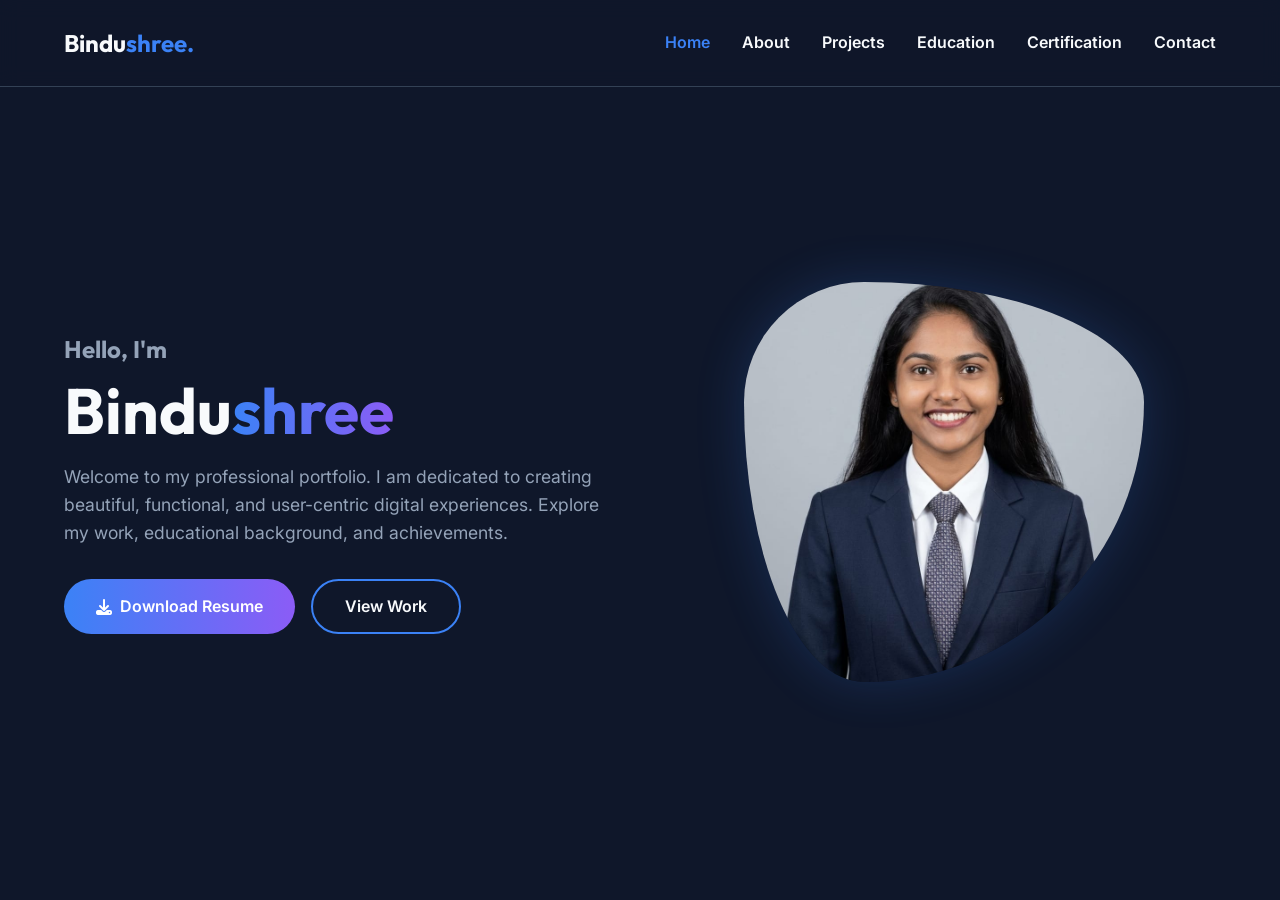
<file: index.html>
<!DOCTYPE html>
<html lang="en">
<head>
    <meta charset="UTF-8">
    <meta name="viewport" content="width=device-width, initial-scale=1.0">
    <title>Bindushree | Professional Portfolio</title>
    <meta name="description" content="Professional portfolio of Bindushree. Discover my projects, education, and certifications.">
    <link rel="stylesheet" href="https://cdnjs.cloudflare.com/ajax/libs/font-awesome/6.4.0/css/all.min.css">
    <link rel="stylesheet" href="css/style.css">
</head>
<body>
    <header>
        <a href="index.html" class="logo">Bindu<span>shree.</span></a>
        <div class="menu-toggle"><i class="fas fa-bars"></i></div>
        <nav class="nav-links">
            <a href="index.html">Home</a>
            <a href="about.html">About</a>
            <a href="projects.html">Projects</a>
            <a href="education.html">Education</a>
            <a href="certification.html">Certification</a>
            <a href="contact.html">Contact</a>
        </nav>
    </header>

    <main>
        <section class="hero fade-in">
            <div class="hero-content">
                <h2>Hello, I'm</h2>
                <h1>Bindu<span>shree</span></h1>
                <p>Welcome to my professional portfolio. I am dedicated to creating beautiful, functional, and user-centric digital experiences. Explore my work, educational background, and achievements.</p>
                <div class="btn-group">
                    <a href="assets/bindushree resume.docx" download class="btn btn-primary"><i class="fas fa-download" style="margin-right: 8px;"></i> Download Resume</a>
                    <a href="projects.html" class="btn btn-secondary">View Work</a>
                </div>
            </div>
            <div class="hero-image">
                <img src="assets/profile-photo.jpeg" alt="Bindushree">
            </div>
        </section>
    </main>

    <script src="js/main.js"></script>
</body>
</html>
</file>
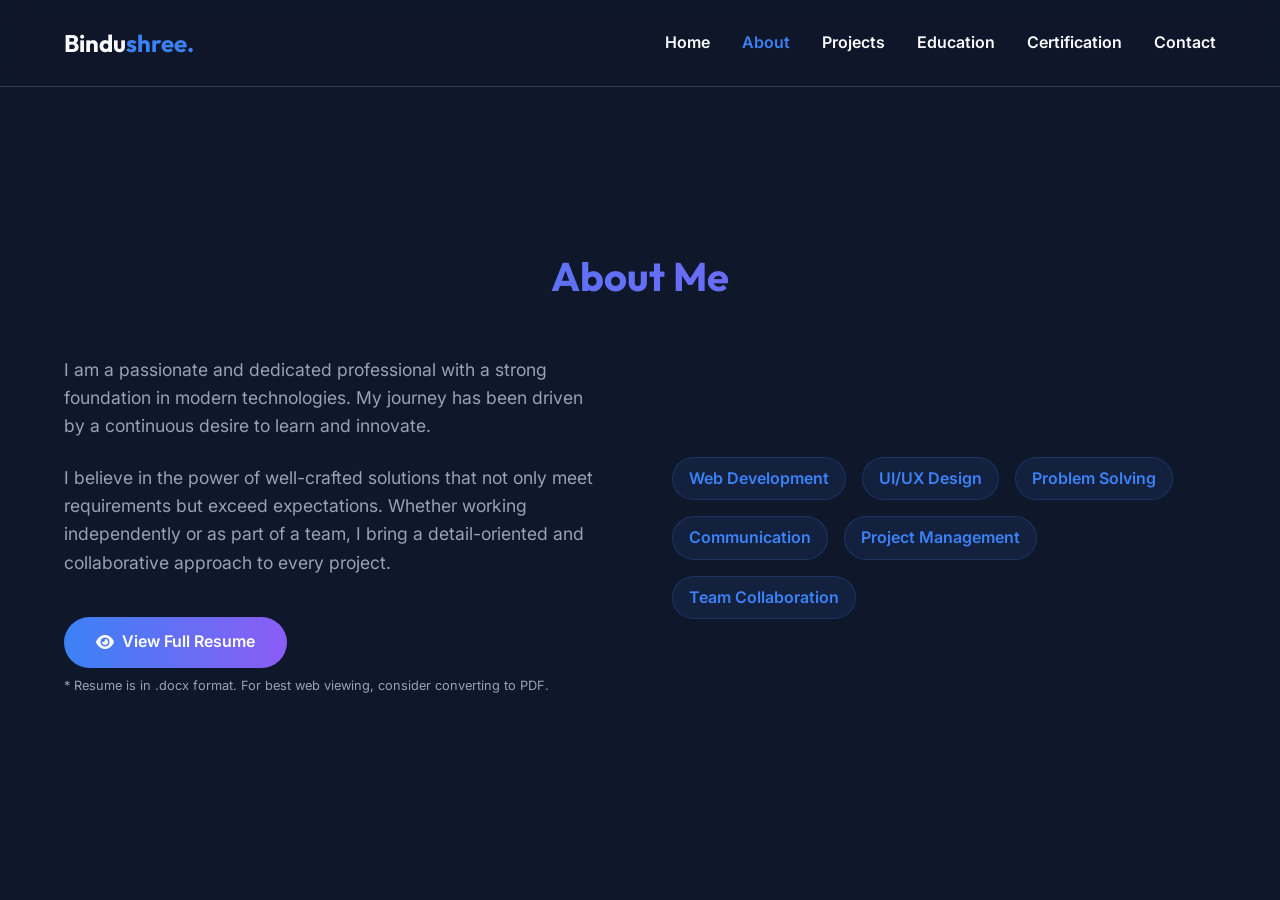
<file: about.html>
<!DOCTYPE html>
<html lang="en">
<head>
    <meta charset="UTF-8">
    <meta name="viewport" content="width=device-width, initial-scale=1.0">
    <title>About Me | Bindushree</title>
    <link rel="stylesheet" href="https://cdnjs.cloudflare.com/ajax/libs/font-awesome/6.4.0/css/all.min.css">
    <link rel="stylesheet" href="css/style.css">
</head>
<body>
    <header>
        <a href="index.html" class="logo">Bindu<span>shree.</span></a>
        <div class="menu-toggle"><i class="fas fa-bars"></i></div>
        <nav class="nav-links">
            <a href="index.html">Home</a>
            <a href="about.html">About</a>
            <a href="projects.html">Projects</a>
            <a href="education.html">Education</a>
            <a href="certification.html">Certification</a>
            <a href="contact.html">Contact</a>
        </nav>
    </header>

    <main>
        <section class="fade-in">
            <h2 class="section-title">About Me</h2>
            <div class="about-content">
                <div class="about-text">
                    <p>I am a passionate and dedicated professional with a strong foundation in modern technologies. My journey has been driven by a continuous desire to learn and innovate.</p>
                    <p>I believe in the power of well-crafted solutions that not only meet requirements but exceed expectations. Whether working independently or as part of a team, I bring a detail-oriented and collaborative approach to every project.</p>
                    
                    <a href="assets/bindushree resume.docx" class="btn btn-primary" style="margin-top: 1rem;"><i class="fas fa-eye" style="margin-right: 8px;"></i> View Full Resume</a>
                    <p style="font-size: 0.8rem; margin-top: 0.5rem; color: var(--text-secondary);">* Resume is in .docx format. For best web viewing, consider converting to PDF.</p>
                </div>
                <div class="skills-container">
                    <div class="skill-tag">Web Development</div>
                    <div class="skill-tag">UI/UX Design</div>
                    <div class="skill-tag">Problem Solving</div>
                    <div class="skill-tag">Communication</div>
                    <div class="skill-tag">Project Management</div>
                    <div class="skill-tag">Team Collaboration</div>
                </div>
            </div>
        </section>
    </main>

    <script src="js/main.js"></script>
</body>
</html>
</file>
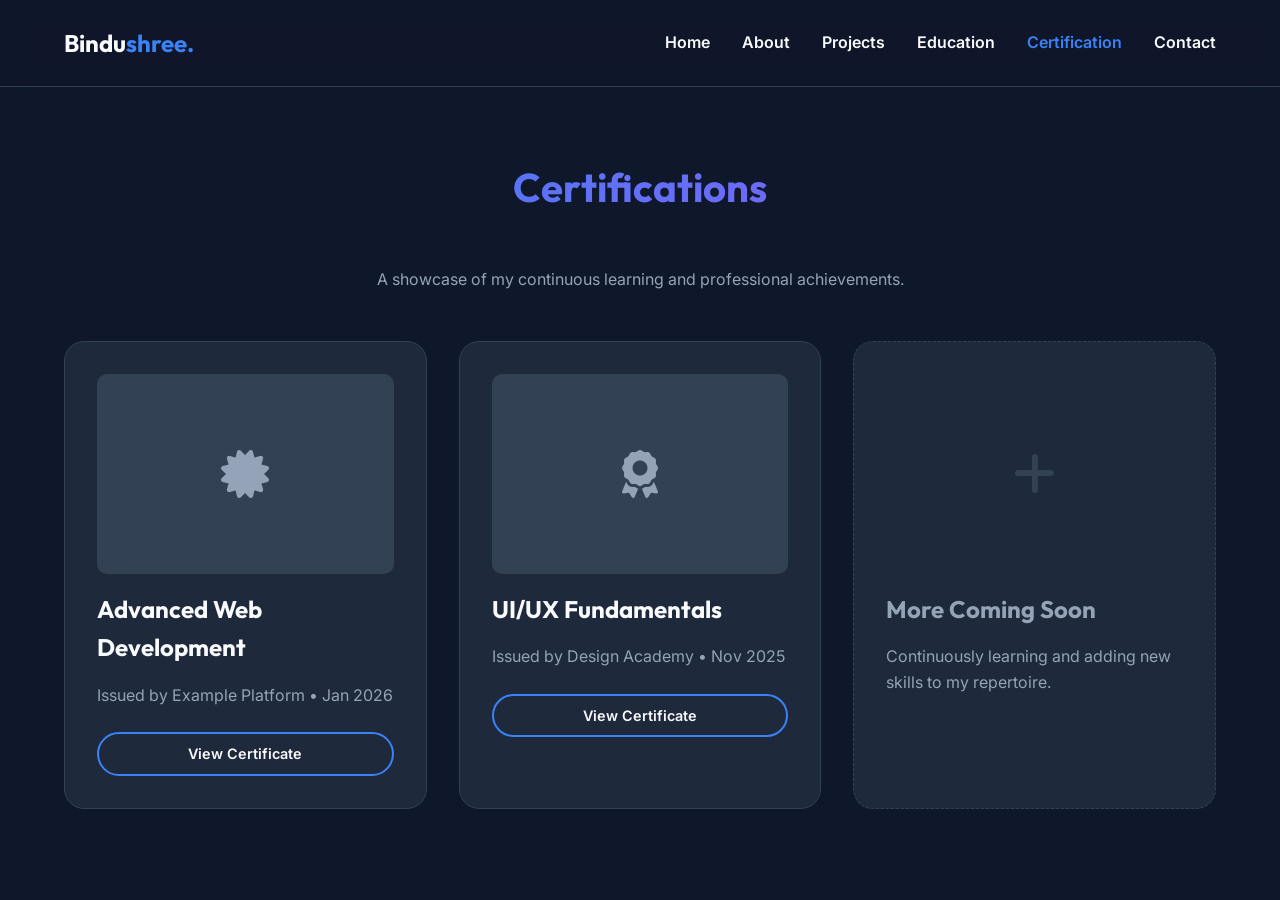
<file: certification.html>
<!DOCTYPE html>
<html lang="en">
<head>
    <meta charset="UTF-8">
    <meta name="viewport" content="width=device-width, initial-scale=1.0">
    <title>Certifications | Bindushree</title>
    <link rel="stylesheet" href="https://cdnjs.cloudflare.com/ajax/libs/font-awesome/6.4.0/css/all.min.css">
    <link rel="stylesheet" href="css/style.css">
</head>
<body>
    <header>
        <a href="index.html" class="logo">Bindu<span>shree.</span></a>
        <div class="menu-toggle"><i class="fas fa-bars"></i></div>
        <nav class="nav-links">
            <a href="index.html">Home</a>
            <a href="about.html">About</a>
            <a href="projects.html">Projects</a>
            <a href="education.html">Education</a>
            <a href="certification.html" class="active">Certification</a>
            <a href="contact.html">Contact</a>
        </nav>
    </header>

    <main>
        <section class="fade-in">
            <h2 class="section-title">Certifications</h2>
            <p style="text-align: center; color: var(--text-secondary); margin-bottom: 3rem;">A showcase of my continuous learning and professional achievements.</p>
            
            <div class="grid-container">
                <!-- Certificate 1 -->
                <div class="card fade-in">
                    <div class="certificate-preview">
                        <i class="fas fa-certificate"></i>
                    </div>
                    <h3>Advanced Web Development</h3>
                    <p>Issued by Example Platform • Jan 2026</p>
                    <a href="#" class="btn btn-secondary" style="padding: 0.5rem 1rem; font-size: 0.9rem; width: 100%; text-align: center;">View Certificate</a>
                </div>

                <!-- Certificate 2 -->
                <div class="card fade-in" style="transition-delay: 0.1s;">
                    <div class="certificate-preview">
                        <i class="fas fa-award"></i>
                    </div>
                    <h3>UI/UX Fundamentals</h3>
                    <p>Issued by Design Academy • Nov 2025</p>
                    <a href="#" class="btn btn-secondary" style="padding: 0.5rem 1rem; font-size: 0.9rem; width: 100%; text-align: center;">View Certificate</a>
                </div>

                <!-- Certificate Placeholder -->
                <div class="card fade-in" style="transition-delay: 0.2s; border-style: dashed;">
                    <div class="certificate-preview" style="background: transparent;">
                        <i class="fas fa-plus" style="color: var(--border-color);"></i>
                    </div>
                    <h3 style="color: var(--text-secondary);">More Coming Soon</h3>
                    <p>Continuously learning and adding new skills to my repertoire.</p>
                </div>
            </div>
        </section>
    </main>

    <script src="js/main.js"></script>
</body>
</html>
</file>
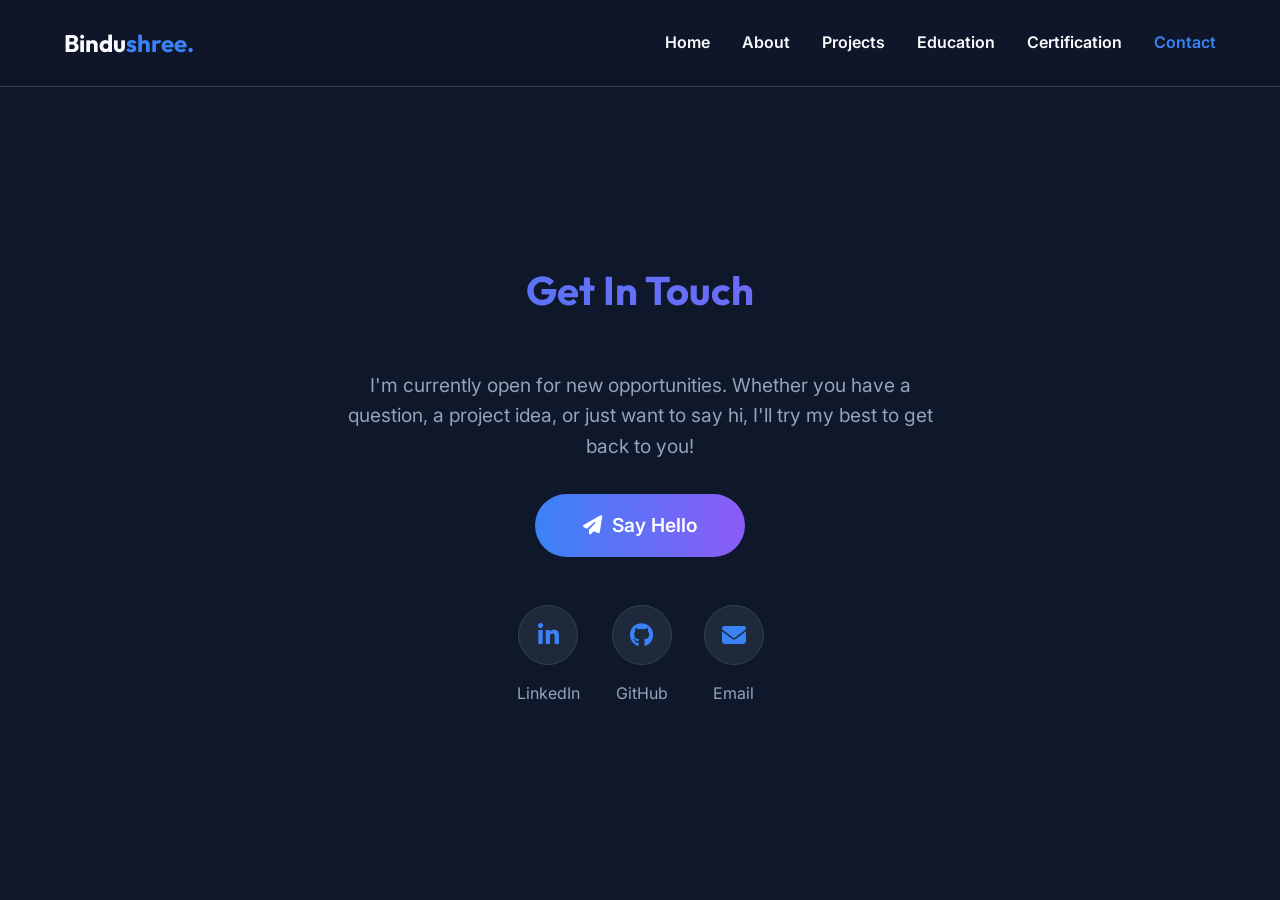
<file: contact.html>
<!DOCTYPE html>
<html lang="en">
<head>
    <meta charset="UTF-8">
    <meta name="viewport" content="width=device-width, initial-scale=1.0">
    <title>Contact | Bindushree</title>
    <link rel="stylesheet" href="https://cdnjs.cloudflare.com/ajax/libs/font-awesome/6.4.0/css/all.min.css">
    <link rel="stylesheet" href="css/style.css">
</head>
<body>
    <header>
        <a href="index.html" class="logo">Bindu<span>shree.</span></a>
        <div class="menu-toggle"><i class="fas fa-bars"></i></div>
        <nav class="nav-links">
            <a href="index.html">Home</a>
            <a href="about.html">About</a>
            <a href="projects.html">Projects</a>
            <a href="education.html">Education</a>
            <a href="certification.html">Certification</a>
            <a href="contact.html" class="active">Contact</a>
        </nav>
    </header>

    <main>
        <section class="fade-in">
            <h2 class="section-title">Get In Touch</h2>
            <div class="contact-container fade-in" style="transition-delay: 0.1s;">
                <p style="font-size: 1.2rem; color: var(--text-secondary); margin-bottom: 2rem;">
                    I'm currently open for new opportunities. Whether you have a question, a project idea, or just want to say hi, I'll try my best to get back to you!
                </p>

                <a href="mailto:hello@example.com" class="btn btn-primary btn-large" style="font-size: 1.2rem; padding: 1rem 3rem;">
                    <i class="fas fa-paper-plane" style="margin-right: 10px;"></i> Say Hello
                </a>

                <div class="contact-links">
                    <a href="#" class="contact-item">
                        <div class="contact-icon"><i class="fab fa-linkedin-in"></i></div>
                        <span>LinkedIn</span>
                    </a>
                    <a href="#" class="contact-item">
                        <div class="contact-icon"><i class="fab fa-github"></i></div>
                        <span>GitHub</span>
                    </a>
                    <a href="mailto:hello@example.com" class="contact-item">
                        <div class="contact-icon"><i class="fas fa-envelope"></i></div>
                        <span>Email</span>
                    </a>
                </div>
            </div>
        </section>
    </main>

    <script src="js/main.js"></script>
</body>
</html>
</file>
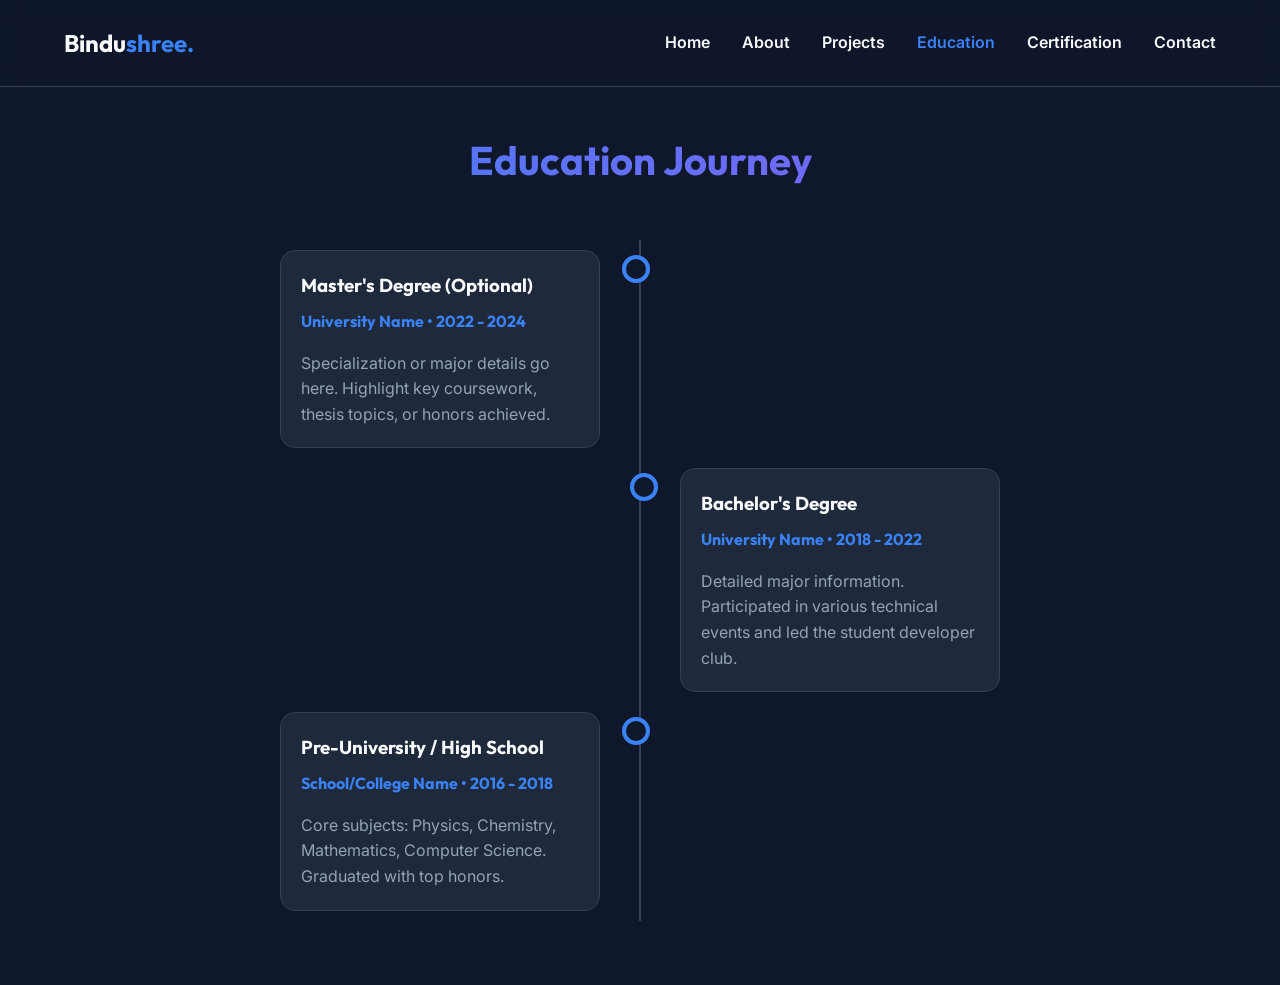
<file: education.html>
<!DOCTYPE html>
<html lang="en">
<head>
    <meta charset="UTF-8">
    <meta name="viewport" content="width=device-width, initial-scale=1.0">
    <title>Education | Bindushree</title>
    <link rel="stylesheet" href="https://cdnjs.cloudflare.com/ajax/libs/font-awesome/6.4.0/css/all.min.css">
    <link rel="stylesheet" href="css/style.css">
</head>
<body>
    <header>
        <a href="index.html" class="logo">Bindu<span>shree.</span></a>
        <div class="menu-toggle"><i class="fas fa-bars"></i></div>
        <nav class="nav-links">
            <a href="index.html">Home</a>
            <a href="about.html">About</a>
            <a href="projects.html">Projects</a>
            <a href="education.html">Education</a>
            <a href="certification.html">Certification</a>
            <a href="contact.html">Contact</a>
        </nav>
    </header>

    <main>
        <section class="fade-in">
            <h2 class="section-title">Education Journey</h2>
            <div class="timeline">
                <div class="timeline-item left fade-in">
                    <div class="timeline-content">
                        <h3>Master's Degree (Optional)</h3>
                        <h4>University Name • 2022 - 2024</h4>
                        <p>Specialization or major details go here. Highlight key coursework, thesis topics, or honors achieved.</p>
                    </div>
                </div>
                <div class="timeline-item right fade-in" style="transition-delay: 0.1s;">
                    <div class="timeline-content">
                        <h3>Bachelor's Degree</h3>
                        <h4>University Name • 2018 - 2022</h4>
                        <p>Detailed major information. Participated in various technical events and led the student developer club.</p>
                    </div>
                </div>
                <div class="timeline-item left fade-in" style="transition-delay: 0.2s;">
                    <div class="timeline-content">
                        <h3>Pre-University / High School</h3>
                        <h4>School/College Name • 2016 - 2018</h4>
                        <p>Core subjects: Physics, Chemistry, Mathematics, Computer Science. Graduated with top honors.</p>
                    </div>
                </div>
            </div>
        </section>
    </main>

    <script src="js/main.js"></script>
</body>
</html>
</file>
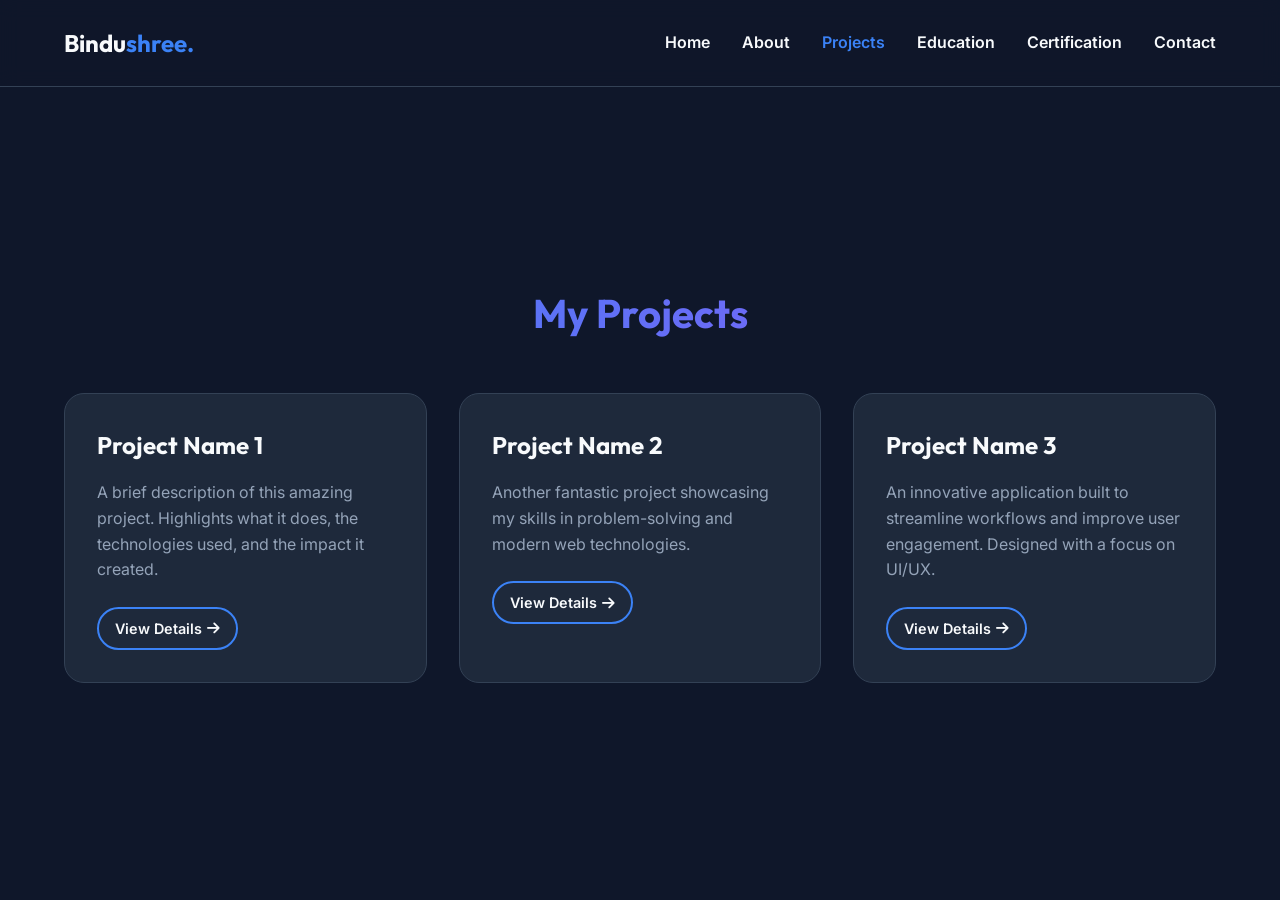
<file: projects.html>
<!DOCTYPE html>
<html lang="en">
<head>
    <meta charset="UTF-8">
    <meta name="viewport" content="width=device-width, initial-scale=1.0">
    <title>Projects | Bindushree</title>
    <link rel="stylesheet" href="https://cdnjs.cloudflare.com/ajax/libs/font-awesome/6.4.0/css/all.min.css">
    <link rel="stylesheet" href="css/style.css">
</head>
<body>
    <header>
        <a href="index.html" class="logo">Bindu<span>shree.</span></a>
        <div class="menu-toggle"><i class="fas fa-bars"></i></div>
        <nav class="nav-links">
            <a href="index.html">Home</a>
            <a href="about.html">About</a>
            <a href="projects.html">Projects</a>
            <a href="education.html">Education</a>
            <a href="certification.html">Certification</a>
            <a href="contact.html">Contact</a>
        </nav>
    </header>

    <main>
        <section class="fade-in">
            <h2 class="section-title">My Projects</h2>
            <div class="grid-container">
                <!-- Project 1 -->
                <div class="card fade-in">
                    <h3>Project Name 1</h3>
                    <p>A brief description of this amazing project. Highlights what it does, the technologies used, and the impact it created.</p>
                    <a href="#" class="btn btn-secondary" style="padding: 0.5rem 1rem; font-size: 0.9rem;">View Details <i class="fas fa-arrow-right" style="margin-left: 5px;"></i></a>
                </div>
                <!-- Project 2 -->
                <div class="card fade-in" style="transition-delay: 0.1s;">
                    <h3>Project Name 2</h3>
                    <p>Another fantastic project showcasing my skills in problem-solving and modern web technologies.</p>
                    <a href="#" class="btn btn-secondary" style="padding: 0.5rem 1rem; font-size: 0.9rem;">View Details <i class="fas fa-arrow-right" style="margin-left: 5px;"></i></a>
                </div>
                <!-- Project 3 -->
                <div class="card fade-in" style="transition-delay: 0.2s;">
                    <h3>Project Name 3</h3>
                    <p>An innovative application built to streamline workflows and improve user engagement. Designed with a focus on UI/UX.</p>
                    <a href="#" class="btn btn-secondary" style="padding: 0.5rem 1rem; font-size: 0.9rem;">View Details <i class="fas fa-arrow-right" style="margin-left: 5px;"></i></a>
                </div>
            </div>
        </section>
    </main>

    <script src="js/main.js"></script>
</body>
</html>
</file>
<file: css/style.css>
@import url('https://fonts.googleapis.com/css2?family=Inter:wght@300;400;600;800&family=Outfit:wght@400;700&display=swap');

:root {
  --bg-color: #0f172a;
  --surface-color: #1e293b;
  --surface-hover: #334155;
  --primary-accent: #3b82f6;
  --secondary-accent: #8b5cf6;
  --text-primary: #f8fafc;
  --text-secondary: #94a3b8;
  --border-color: #334155;
  
  --font-main: 'Inter', sans-serif;
  --font-heading: 'Outfit', sans-serif;
  
  --transition: all 0.3s cubic-bezier(0.4, 0, 0.2, 1);
}

* {
  margin: 0;
  padding: 0;
  box-sizing: border-box;
}

body {
  background-color: var(--bg-color);
  color: var(--text-primary);
  font-family: var(--font-main);
  line-height: 1.6;
  overflow-x: hidden;
}

h1, h2, h3, h4, h5, h6 {
  font-family: var(--font-heading);
  color: var(--text-primary);
}

a {
  text-decoration: none;
  color: var(--text-primary);
  transition: var(--transition);
}

ul {
  list-style: none;
}

/* Typography */
.section-title {
  font-size: 2.5rem;
  text-align: center;
  margin-bottom: 3rem;
  background: linear-gradient(to right, var(--primary-accent), var(--secondary-accent));
  -webkit-background-clip: text;
  -webkit-text-fill-color: transparent;
  display: inline-block;
  width: 100%;
}

/* Navbar */
header {
  position: fixed;
  top: 0;
  left: 0;
  width: 100%;
  padding: 1.5rem 5%;
  display: flex;
  justify-content: space-between;
  align-items: center;
  z-index: 100;
  background: rgba(15, 23, 42, 0.8);
  backdrop-filter: blur(10px);
  border-bottom: 1px solid var(--border-color);
}

.logo {
  font-family: var(--font-heading);
  font-size: 1.5rem;
  font-weight: 700;
  color: var(--text-primary);
}

.logo span {
  color: var(--primary-accent);
}

.nav-links {
  display: flex;
  gap: 2rem;
}

.nav-links a {
  font-weight: 600;
  font-size: 1rem;
}

.nav-links a:hover,
.nav-links a.active {
  color: var(--primary-accent);
}

.menu-toggle {
  display: none;
  font-size: 1.5rem;
  cursor: pointer;
}

/* Main Container */
main {
  min-height: 100vh;
  padding: 8rem 5% 4rem;
  display: flex;
  flex-direction: column;
  justify-content: center;
}

/* Hero Section */
.hero {
  display: flex;
  align-items: center;
  justify-content: space-between;
  gap: 4rem;
}

.hero-content {
  flex: 1;
}

.hero-content h2 {
  font-size: 1.5rem;
  color: var(--text-secondary);
  margin-bottom: 0.5rem;
}

.hero-content h1 {
  font-size: 4rem;
  line-height: 1.1;
  margin-bottom: 1rem;
}

.hero-content h1 span {
  background: linear-gradient(to right, var(--primary-accent), var(--secondary-accent));
  -webkit-background-clip: text;
  -webkit-text-fill-color: transparent;
}

.hero-content p {
  color: var(--text-secondary);
  font-size: 1.1rem;
  margin-bottom: 2rem;
  max-width: 600px;
}

.btn-group {
  display: flex;
  gap: 1rem;
}

.btn {
  padding: 0.8rem 2rem;
  border-radius: 50px;
  font-weight: 600;
  font-size: 1rem;
  cursor: pointer;
  transition: var(--transition);
  display: inline-flex;
  align-items: center;
  justify-content: center;
}

.btn-primary {
  background: linear-gradient(to right, var(--primary-accent), var(--secondary-accent));
  color: #fff;
  border: none;
}

.btn-primary:hover {
  transform: translateY(-3px);
  box-shadow: 0 10px 20px rgba(59, 130, 246, 0.3);
}

.btn-secondary {
  background: transparent;
  color: var(--text-primary);
  border: 2px solid var(--primary-accent);
}

.btn-secondary:hover {
  background: var(--primary-accent);
  transform: translateY(-3px);
}

.hero-image {
  flex: 1;
  display: flex;
  justify-content: center;
  position: relative;
}

.hero-image img {
  width: 100%;
  max-width: 400px;
  border-radius: 30% 70% 70% 30% / 30% 30% 70% 70%;
  box-shadow: 0 0 50px rgba(59, 130, 246, 0.2);
  animation: blob 8s ease-in-out infinite;
  object-fit: cover;
  aspect-ratio: 1/1;
}

@keyframes blob {
  0% { border-radius: 30% 70% 70% 30% / 30% 30% 70% 70%; }
  50% { border-radius: 70% 30% 30% 70% / 70% 70% 30% 30%; }
  100% { border-radius: 30% 70% 70% 30% / 30% 30% 70% 70%; }
}

/* Cards / Sections General */
.grid-container {
  display: grid;
  grid-template-columns: repeat(auto-fit, minmax(300px, 1fr));
  gap: 2rem;
}

.card {
  background: var(--surface-color);
  padding: 2rem;
  border-radius: 20px;
  border: 1px solid var(--border-color);
  transition: var(--transition);
}

.card:hover {
  transform: translateY(-10px);
  border-color: var(--primary-accent);
  box-shadow: 0 10px 30px rgba(0, 0, 0, 0.5);
}

.card h3 {
  font-size: 1.5rem;
  margin-bottom: 1rem;
}

.card p {
  color: var(--text-secondary);
  margin-bottom: 1.5rem;
}

/* Animations */
.fade-in {
  opacity: 0;
  transform: translateY(30px);
  transition: opacity 0.8s ease-out, transform 0.8s ease-out;
}

.fade-in.appear {
  opacity: 1;
  transform: translateY(0);
}

/* Responsive */
@media (max-width: 768px) {
  .menu-toggle {
    display: block;
  }
  
  .nav-links {
    position: absolute;
    top: 100%;
    left: 0;
    width: 100%;
    background: var(--surface-color);
    flex-direction: column;
    padding: 2rem;
    gap: 1.5rem;
    text-align: center;
    clip-path: polygon(0 0, 100% 0, 100% 0, 0 0);
    transition: var(--transition);
  }
  
  .nav-links.active {
    clip-path: polygon(0 0, 100% 0, 100% 100%, 0 100%);
    border-bottom: 1px solid var(--border-color);
  }
  
  .hero {
    flex-direction: column-reverse;
    text-align: center;
  }
  
  .btn-group {
    justify-content: center;
  }
  
  .hero-content h1 {
    font-size: 3rem;
  }
}

/* Content specific styles */
.about-content {
  display: flex;
  gap: 4rem;
  align-items: center;
}

.about-text {
  flex: 1;
  font-size: 1.1rem;
  color: var(--text-secondary);
}

.about-text p {
  margin-bottom: 1.5rem;
}

.skills-container {
  flex: 1;
  display: flex;
  flex-wrap: wrap;
  gap: 1rem;
}

.skill-tag {
  background: rgba(59, 130, 246, 0.1);
  color: var(--primary-accent);
  padding: 0.5rem 1rem;
  border-radius: 50px;
  font-weight: 600;
  border: 1px solid rgba(59, 130, 246, 0.2);
}

/* Timeline */
.timeline {
  position: relative;
  max-width: 800px;
  margin: 0 auto;
}

.timeline::before {
  content: '';
  position: absolute;
  width: 2px;
  background: var(--border-color);
  top: 0;
  bottom: 0;
  left: 50%;
  margin-left: -1px;
}

.timeline-item {
  padding: 10px 40px;
  position: relative;
  background-color: inherit;
  width: 50%;
}

.timeline-item::after {
  content: '';
  position: absolute;
  width: 20px;
  height: 20px;
  right: -10px;
  background-color: var(--bg-color);
  border: 4px solid var(--primary-accent);
  top: 15px;
  border-radius: 50%;
  z-index: 1;
}

.left { left: 0; }
.right { left: 50%; }
.right::after { left: -10px; }

.timeline-content {
  padding: 20px;
  background: var(--surface-color);
  position: relative;
  border-radius: 15px;
  border: 1px solid var(--border-color);
}

.timeline-content h3 { margin-bottom: 0.5rem; }
.timeline-content h4 { color: var(--primary-accent); margin-bottom: 1rem; font-size: 1rem; }
.timeline-content p { color: var(--text-secondary); }

@media (max-width: 768px) {
  .timeline::before { left: 31px; }
  .timeline-item { width: 100%; padding-left: 70px; padding-right: 25px; }
  .timeline-item::after { left: 21px; }
  .right { left: 0%; }
  .about-content { flex-direction: column; }
}

/* Contact */
.contact-container {
  max-width: 600px;
  margin: 0 auto;
  text-align: center;
}

.contact-links {
  display: flex;
  justify-content: center;
  gap: 2rem;
  margin-top: 3rem;
}

.contact-item {
  display: flex;
  flex-direction: column;
  align-items: center;
  gap: 1rem;
  color: var(--text-secondary);
}

.contact-icon {
  width: 60px;
  height: 60px;
  background: var(--surface-color);
  border-radius: 50%;
  display: flex;
  align-items: center;
  justify-content: center;
  font-size: 1.5rem;
  color: var(--primary-accent);
  transition: var(--transition);
  border: 1px solid var(--border-color);
}

.contact-item:hover .contact-icon {
  background: var(--primary-accent);
  color: #fff;
  transform: translateY(-5px);
  box-shadow: 0 10px 20px rgba(59, 130, 246, 0.3);
}

/* Certificate specific */
.certificate-preview {
  width: 100%;
  height: 200px;
  background: var(--surface-hover);
  border-radius: 10px;
  margin-bottom: 1rem;
  display: flex;
  align-items: center;
  justify-content: center;
  color: var(--text-secondary);
  font-size: 3rem;
}
</file>
